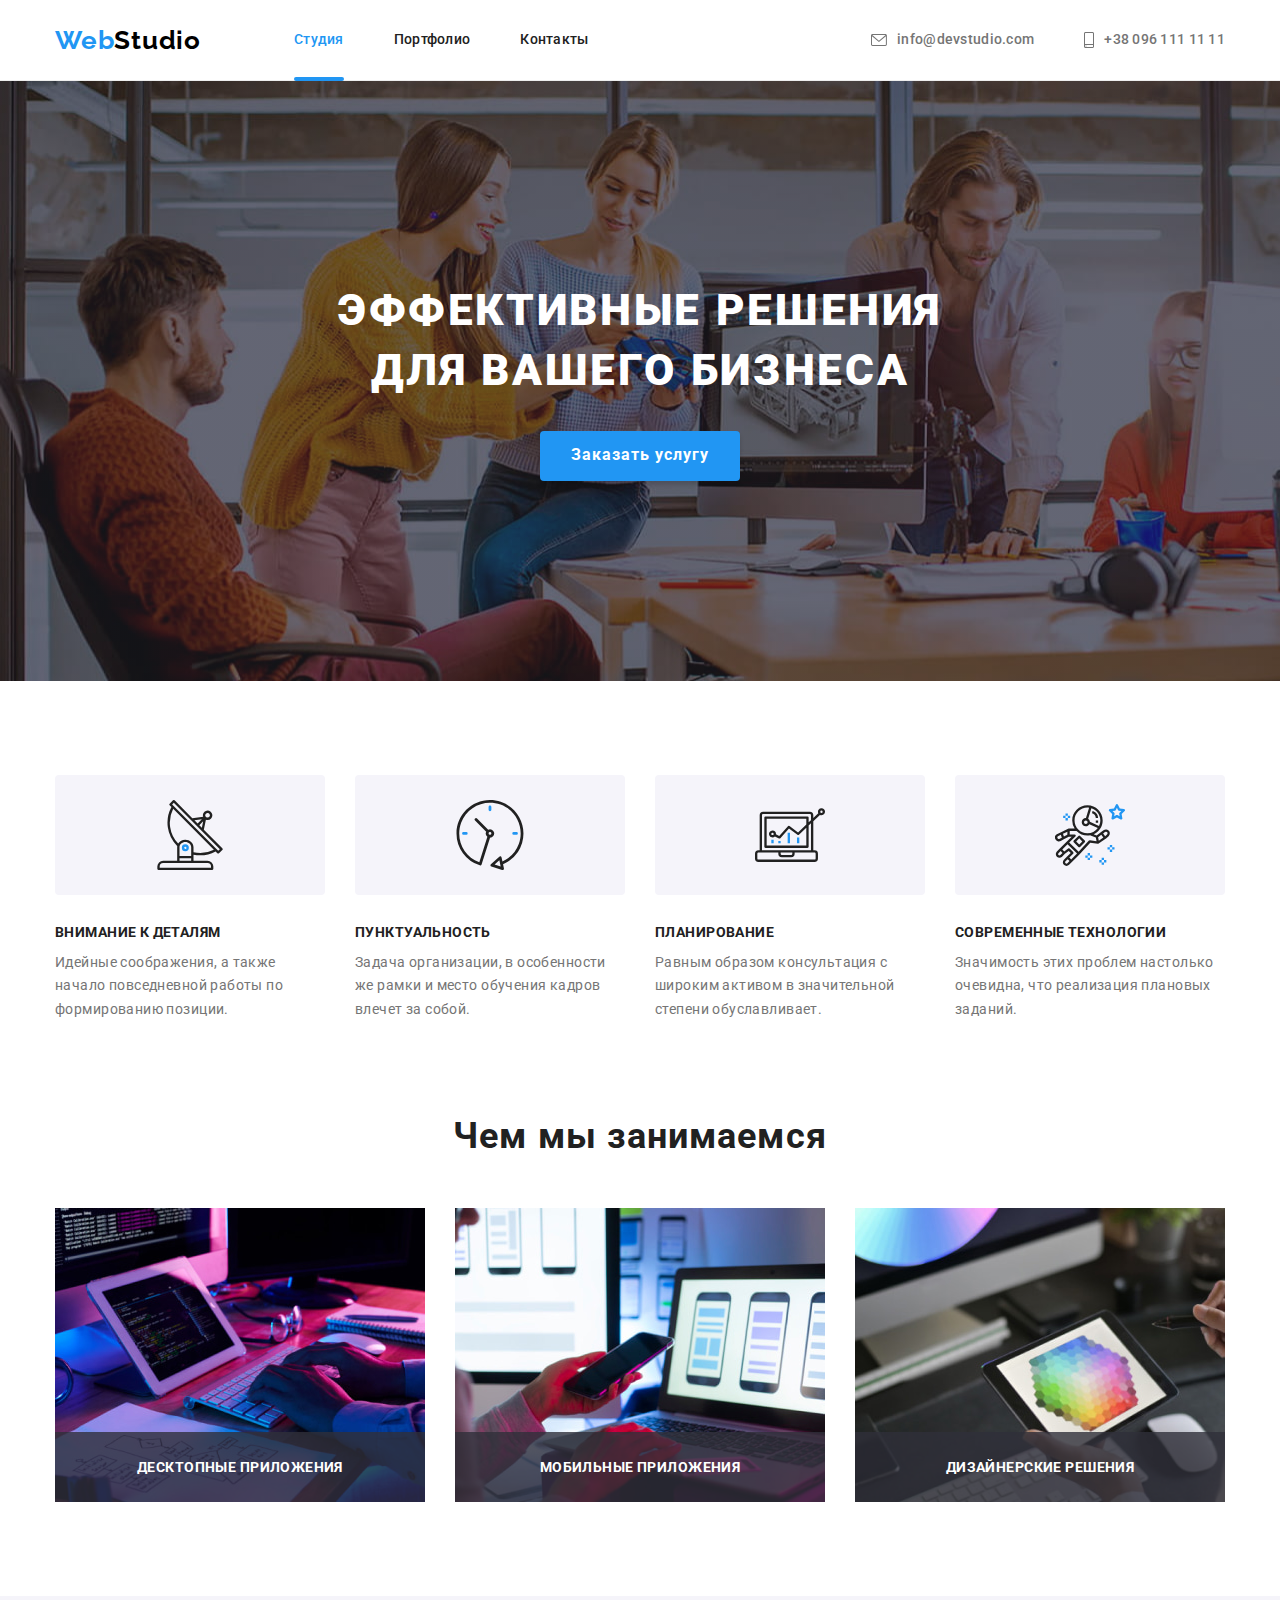
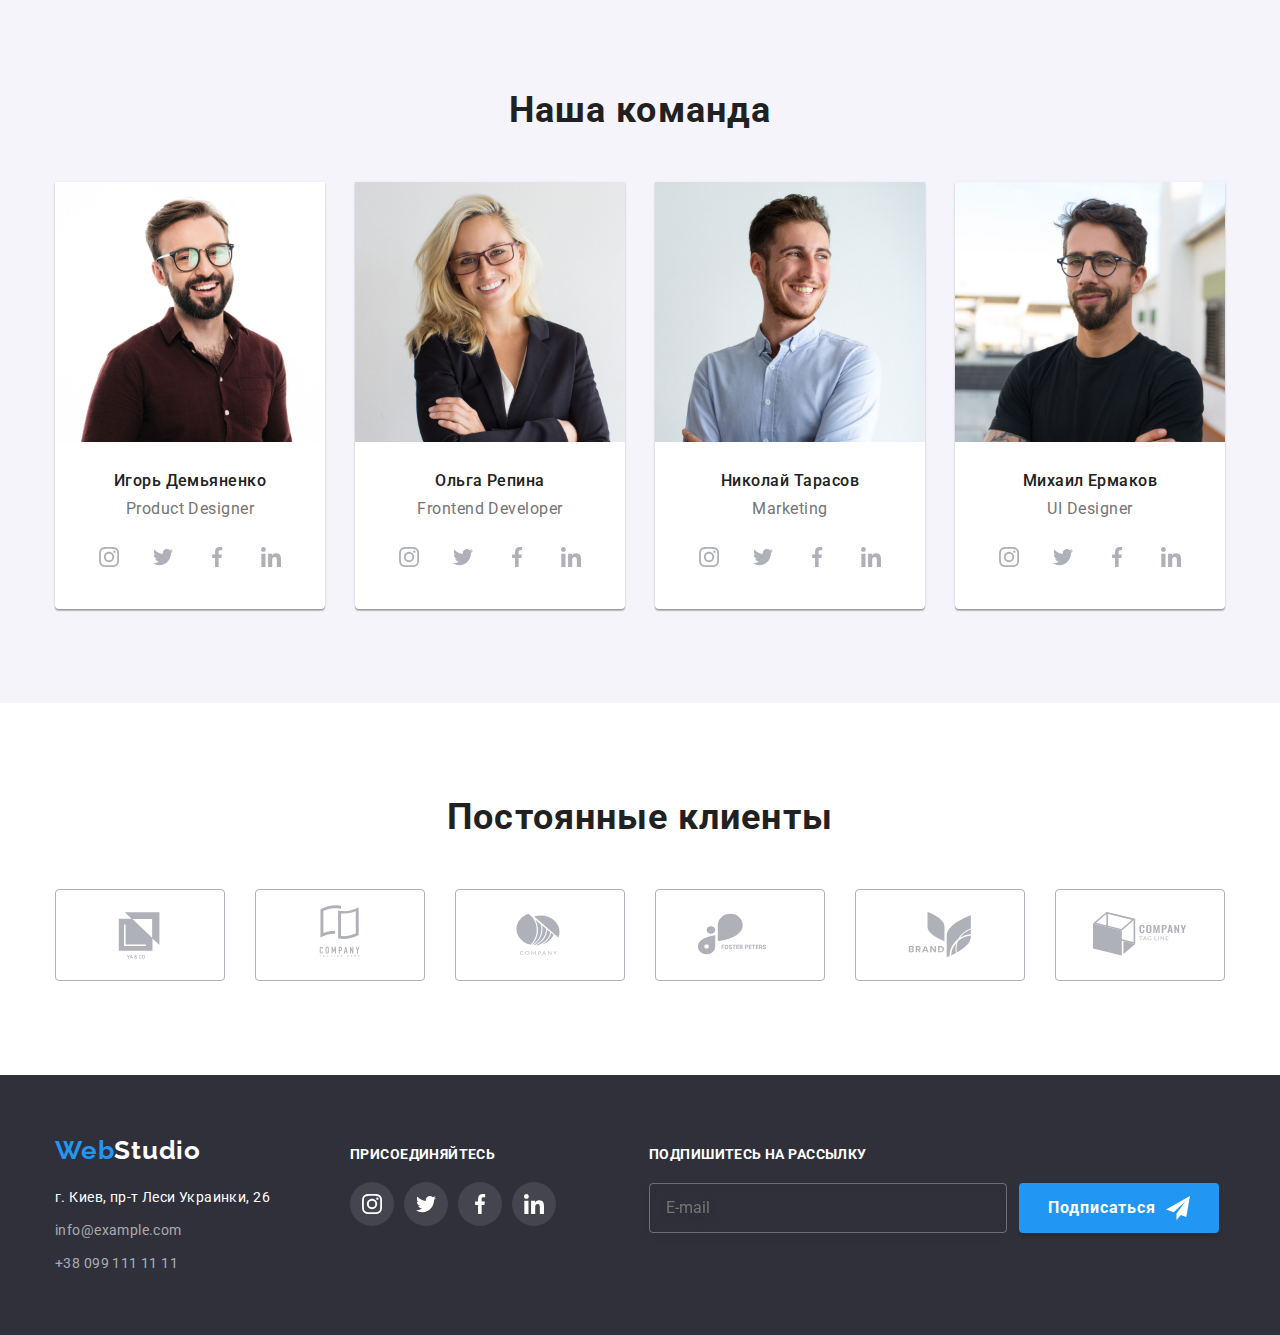
<file: index.html>
<!DOCTYPE html>
<html lang="ru">
  <head>
    <meta charset="UTF-8" />
    <meta http-equiv="X-UA-Compatible" content="IE=edge" />
    <meta name="viewport" content="width=device-width, initial-scale=1.0" />
    <title>Студия</title>
    <link
      href="https://fonts.googleapis.com/css2?family=Raleway:wght@700&family=Roboto:wght@400;500;700;900&display=swap"
      rel="stylesheet"
    />
    <link
      rel="stylesheet"
      href="https://cdn.jsdelivr.net/npm/modern-normalize@1.1.0/modern-normalize.min.css"
    />

    <link rel="stylesheet" href="./css/main.min.css" />
  </head>
  <body>
    <!--Шапка сайта-->
    <header class="header">
      <div class="container header__container">
        <nav class="header-nav">
          <a class="logo" href="./index.html">Web<span class="logo logo--black">Studio</span></a>
          <ul class="header-list">
            <li class="header-list__item">
              <a class="header-list__link link--line current" href="./index.html">Студия</a>
            </li>
            <li class="header-list__item">
              <a class="header-list__link" href="./portfolio.html">Портфолио</a>
            </li>
            <li class="header-list__item">
              <a class="header-list__link" href="#contacts">Контакты</a>
            </li>
          </ul>
        </nav>
        <ul class="auth-nav">
          <li class="auth-nav__item">
            <a
              class="auth-nav__link"
              href="mailto:info@devstudio.com"
              target="_blank"
              rel="noopener noreferrer"
              aria-label="иконка конверта"
            >
              <svg class="auth-nav__icon" width="16" height="12">
                <use href="./images/icons.svg#icon-mail-new"></use></svg
              >info@devstudio.com</a
            >
          </li>
          <li class="auth-nav__item">
            <a
              class="auth-nav__link"
              href="tel:+380961111111"
              target="_blank"
              rel="noopener noreferrer"
              aria-label="иконка телефона"
            >
              <svg class="auth-nav__icon" width="10" height="16">
                <use href="./images/icons.svg#icon-tel-new"></use></svg
              >+38 096 111 11 11</a
            >
          </li>
        </ul>
      </div>
    </header>
    <!--Главный контент-->
    <main>
      <section class="hero">
        <div class="container">
          <h1 class="hero-section__title">
            эффективные решения<br />
            для вашего бизнеса
          </h1>
          <button class="hero-section__button" type="button" data-modal-open>
            Заказать услугу
          </button>
        </div>
      </section>
      <!--Наши преймущества-->
      <section class="benefits">
        <div class="container benefits__container">
          <h2 class="visually-hidden">Список преймуществ</h2>
          <ul class="benefits-list">
            <li class="benefits-list__item">
              <div class="benefits-content">
                <svg class="benefits-content__icon" width="70" height="70">
                  <use href="./images/icons.svg#icon-benefits-1"></use>
                </svg>
              </div>
              <h3 class="benefits-list__title">внимание к деталям</h3>
              <p class="benefits-list__text">
                Идейные соображения, а также начало повседневной работы по формированию позиции.
              </p>
            </li>
            <li class="benefits-list__item">
              <div class="benefits-content">
                <svg class="benefits-content__icon" width="70" height="70">
                  <use href="./images/icons.svg#icon-benefits-2"></use>
                </svg>
              </div>
              <h3 class="benefits-list__title">пунктуальность</h3>
              <p class="benefits-list__text">
                Задача организации, в особенности же рамки и место обучения кадров влечет за собой.
              </p>
            </li>
            <li class="benefits-list__item">
              <div class="benefits-content">
                <svg class="benefits-content__icon" width="70" height="70">
                  <use href="./images/icons.svg#icon-benefits-3"></use>
                </svg>
              </div>
              <h3 class="benefits-list__title">планирование</h3>
              <p class="benefits-list__text">
                Равным образом консультация с широким активом в значительной степени обуславливает.
              </p>
            </li>
            <li class="benefits-list__item">
              <div class="benefits-content">
                <svg class="benefits-content__icon" width="70" height="70">
                  <use href="./images/icons.svg#icon-benefits-4"></use>
                </svg>
              </div>
              <h3 class="benefits-list__title">современные технологии</h3>
              <p class="benefits-list__text">
                Значимость этих проблем настолько очевидна, что реализация плановых заданий.
              </p>
            </li>
          </ul>
        </div>
      </section>
      <!--Чем мы занимаемся-->
      <section class="work">
        <div class="container">
          <h2 class="work-title">Чем мы занимаемся</h2>
          <ul class="work-list">
            <li class="work-list__item">
              <img
                src="./images/our-work-section/pic-1.jpg"
                alt="програмирует"
                width="370"
                height="294"
              />
              <div class="work-label">
                <h3 class="work-label__title">Десктопные приложения</h3>
              </div>
            </li>
            <li class="work-list__item">
              <img
                src="./images/our-work-section/pic-2.jpg"
                alt="делает логотипы"
                width="370"
                height="294"
              />
              <div class="work-label">
                <h3 class="work-label__title">Мобильные приложения</h3>
              </div>
            </li>
            <li class="work-list__item">
              <img
                src="./images/our-work-section/pic-3.jpg"
                alt="ретуширует"
                width="370"
                height="294"
              />
              <div class="work-label">
                <h3 class="work-label__title">Дизайнерские решения</h3>
              </div>
            </li>
          </ul>
        </div>
      </section>
      <!--Наша команда-->
      <section class="our-team-section">
        <div class="container">
          <h2 class="our-team">Наша команда</h2>
          <ul class="our-team-list">
            <li class="item">
              <img
                class="our-team-list-card"
                src="./images/our-team-section/product-designer.jpg"
                alt="портрет мужчины"
                width="270"
              />
              <div class="media-team">
                <h3 class="our-team-title">Игорь Демьяненко</h3>
                <p class="our-team-text">Product Designer</p>
                <ul class="team-icon-list">
                  <li class="icon-item">
                    <a
                      class="link-team-icon"
                      href=""
                      target="_blank"
                      rel="noopener noreferrer"
                      aria-label="иконка instagramm"
                    >
                      <svg class="icon-team" width="20" height="20">
                        <use href="./images/icons.svg#icon-insta-1"></use>
                      </svg>
                    </a>
                  </li>
                  <li class="icon-item">
                    <a
                      class="link-team-icon"
                      href=""
                      target="_blank"
                      rel="noopener noreferrer"
                      aria-label="иконка twitter"
                    >
                      <svg class="icon-team" width="20" height="20">
                        <use href="./images/icons.svg#icon-twitter-1"></use>
                      </svg>
                    </a>
                  </li>
                  <li class="icon-item">
                    <a
                      class="link-team-icon"
                      href=""
                      target="_blank"
                      rel="noopener noreferrer"
                      aria-label="иконка facebook"
                    >
                      <svg class="icon-team" width="20" height="20">
                        <use href="./images/icons.svg#icon-facebook-1"></use>
                      </svg>
                    </a>
                  </li>
                  <li class="icon-item">
                    <a
                      class="link-team-icon"
                      href=""
                      target="_blank"
                      rel="noopener noreferrer"
                      aria-label="иконка linkedin"
                    >
                      <svg class="icon-team" width="20" height="20">
                        <use href="./images/icons.svg#icon-linkedin-1"></use>
                      </svg>
                    </a>
                  </li>
                </ul>
              </div>
            </li>
            <li class="item">
              <img
                class="our-team-list-card"
                src="./images/our-team-section/front-end-developer.jpg"
                alt="портрет женщины в очках"
                width="270"
                height="260"
              />
              <div class="media-team">
                <h3 class="our-team-title">Ольга Репина</h3>
                <p class="our-team-text">Frontend Developer</p>
                <ul class="team-icon-list">
                  <li class="icon-item">
                    <a
                      class="link-team-icon"
                      href=""
                      target="_blank"
                      rel="noopener noreferrer"
                      aria-label="иконка instagramm"
                    >
                      <svg class="icon-team" width="20" height="20">
                        <use href="./images/icons.svg#icon-insta-1"></use>
                      </svg>
                    </a>
                  </li>
                  <li class="icon-item">
                    <a
                      class="link-team-icon"
                      href=""
                      target="_blank"
                      rel="noopener noreferrer"
                      aria-label="иконка twitter"
                    >
                      <svg class="icon-team" width="20" height="20">
                        <use href="./images/icons.svg#icon-twitter-1"></use>
                      </svg>
                    </a>
                  </li>
                  <li class="icon-item">
                    <a
                      class="link-team-icon"
                      href=""
                      target="_blank"
                      rel="noopener noreferrer"
                      aria-label="иконка facebook"
                    >
                      <svg class="icon-team" width="20" height="20">
                        <use href="./images/icons.svg#icon-facebook-1"></use>
                      </svg>
                    </a>
                  </li>
                  <li class="icon-item">
                    <a
                      class="link-team-icon"
                      href=""
                      target="_blank"
                      rel="noopener noreferrer"
                      aria-label="иконка linkedin"
                    >
                      <svg class="icon-team" width="20" height="20">
                        <use href="./images/icons.svg#icon-linkedin-1"></use>
                      </svg>
                    </a>
                  </li>
                </ul>
              </div>
            </li>
            <li class="item">
              <img
                class="our-team-list-card"
                src="./images/our-team-section/marketing.jpg"
                alt="портрет мужчины"
                width="270"
                height="260"
              />
              <div class="media-team">
                <h3 class="our-team-title">Николай Тарасов</h3>
                <p class="our-team-text">Marketing</p>
                <ul class="team-icon-list">
                  <li class="icon-item">
                    <a
                      class="link-team-icon"
                      href=""
                      target="_blank"
                      rel="noopener noreferrer"
                      aria-label="иконка instagramm"
                    >
                      <svg class="icon-team" width="20" height="20">
                        <use href="./images/icons.svg#icon-insta-1"></use>
                      </svg>
                    </a>
                  </li>
                  <li class="icon-item">
                    <a
                      class="link-team-icon"
                      href=""
                      target="_blank"
                      rel="noopener noreferrer"
                      aria-label="иконка twitter"
                    >
                      <svg class="icon-team" width="20" height="20">
                        <use href="./images/icons.svg#icon-twitter-1"></use>
                      </svg>
                    </a>
                  </li>
                  <li class="icon-item">
                    <a
                      class="link-team-icon"
                      href=""
                      target="_blank"
                      rel="noopener noreferrer"
                      aria-label="иконка facebook"
                    >
                      <svg class="icon-team" width="20" height="20">
                        <use href="./images/icons.svg#icon-facebook-1"></use>
                      </svg>
                    </a>
                  </li>
                  <li class="icon-item">
                    <a
                      class="link-team-icon"
                      href=""
                      target="_blank"
                      rel="noopener noreferrer"
                      aria-label="иконка linkedin"
                    >
                      <svg class="icon-team" width="20" height="20">
                        <use href="./images/icons.svg#icon-linkedin-1"></use>
                      </svg>
                    </a>
                  </li>
                </ul>
              </div>
            </li>
            <li class="item">
              <img
                class="our-team-list-card"
                src="./images/our-team-section/ui-designer.jpg"
                alt="портрет мужчины"
                width="270"
                height="260"
              />
              <div class="media-team">
                <h3 class="our-team-title">Михаил Ермаков</h3>
                <p class="our-team-text">UI Designer</p>
                <ul class="team-icon-list">
                  <li class="icon-item">
                    <a
                      class="link-team-icon"
                      href=""
                      target="_blank"
                      rel="noopener noreferrer"
                      aria-label="иконка instagramm"
                    >
                      <svg class="icon-team" width="20" height="20">
                        <use href="./images/icons.svg#icon-insta-1"></use>
                      </svg>
                    </a>
                  </li>
                  <li class="icon-item">
                    <a
                      class="link-team-icon"
                      href=""
                      target="_blank"
                      rel="noopener noreferrer"
                      aria-label="иконка twitter"
                    >
                      <svg class="icon-team" width="20" height="20">
                        <use href="./images/icons.svg#icon-twitter-1"></use>
                      </svg>
                    </a>
                  </li>
                  <li class="icon-item">
                    <a
                      class="link-team-icon"
                      href=""
                      target="_blank"
                      rel="noopener noreferrer"
                      aria-label="иконка facebook"
                    >
                      <svg class="icon-team" width="20" height="20">
                        <use href="./images/icons.svg#icon-facebook-1"></use>
                      </svg>
                    </a>
                  </li>
                  <li class="icon-item">
                    <a
                      class="link-team-icon"
                      href=""
                      target="_blank"
                      rel="noopener noreferrer"
                      aria-label="иконка linkedin"
                    >
                      <svg class="icon-team" width="20" height="20">
                        <use href="./images/icons.svg#icon-linkedin-1"></use>
                      </svg>
                    </a>
                  </li>
                </ul>
              </div>
            </li>
          </ul>
        </div>
      </section>
      <!--Наши клиенты-->
      <section class="clients-section">
        <div class="container">
          <h2 class="our-team">Постоянные клиенты</h2>
          <ul class="clients-list">
            <li class="item">
              <a
                class="clients-list-link"
                href=""
                target="_blank"
                rel="noopener noreferrer"
                aria-label="иконка компании"
              >
                <svg class="clients-logo" width="170" height="92">
                  <use href="./images/icons.svg#icon-client-1"></use>
                </svg>
              </a>
            </li>
            <li class="item">
              <a
                class="clients-list-link"
                href=""
                target="_blank"
                rel="noopener noreferrer"
                aria-label="иконка компании"
              >
                <svg class="clients-logo">
                  <use href="./images/icons.svg#icon-client-2"></use>
                </svg>
              </a>
            </li>
            <li class="item">
              <a
                class="clients-list-link"
                href=""
                target="_blank"
                rel="noopener noreferrer"
                aria-label="иконка компании"
              >
                <svg class="clients-logo">
                  <use href="./images/icons.svg#icon-client-3"></use>
                </svg>
              </a>
            </li>
            <li class="item">
              <a
                class="clients-list-link"
                href=""
                target="_blank"
                rel="noopener noreferrer"
                aria-label="иконка компании"
              >
                <svg class="clients-logo">
                  <use href="./images/icons.svg#icon-client-4"></use>
                </svg>
              </a>
            </li>
            <li class="item">
              <a
                class="clients-list-link"
                href=""
                target="_blank"
                rel="noopener noreferrer"
                aria-label="иконка компании"
              >
                <svg class="clients-logo">
                  <use href="./images/icons.svg#icon-client-5"></use>
                </svg>
              </a>
            </li>
            <li class="item">
              <a
                class="clients-list-link"
                href=""
                target="_blank"
                rel="noopener noreferrer"
                aria-label="иконка компании"
              >
                <svg class="clients-logo">
                  <use href="./images/icons.svg#icon-client-6"></use>
                </svg>
              </a>
            </li>
          </ul>
        </div>
      </section>
    </main>
    <!--Подвал-->
    <footer class="footer" id="contacts">
      <div class="container footer-web">
        <div class="footer-collums">
          <a class="logo logo--complain" href="./index.html"
            >Web<span class="logo logo--white">Studio</span></a
          >
          <address class="adress-footer">
            <ul class="footer-list">
              <li class="item">
                <a class="footer-adress" href="#">г. Киев, пр-т Леси Украинки, 26</a>
              </li>
              <li class="item">
                <a class="footer-contacts" href="mailto:info@example.com">info@example.com</a>
              </li>
              <li class="item">
                <a class="footer-contacts" href="tel:+380991111111">+38 099 111 11 11</a>
              </li>
            </ul>
          </address>
        </div>
        <div class="footer-social">
          <h2 class="footer-invite">присоединяйтесь</h2>
          <ul class="footer-web">
            <li class="item">
              <a
                class="footer-icon-font"
                href=""
                target="_blank"
                rel="noopener noreferrer"
                aria-label="иконка instagramm"
              >
                <svg class="footer-icon" width="20" height="20">
                  <use href="./images/icons.svg#icon-insta-2"></use>
                </svg>
              </a>
            </li>
            <li class="item">
              <a
                class="footer-icon-font"
                href=""
                target="_blank"
                rel="noopener noreferrer"
                aria-label="иконка twitter"
              >
                <svg class="footer-icon" width="20" height="20">
                  <use href="./images/icons.svg#icon-twitter-2"></use>
                </svg>
              </a>
            </li>
            <li class="item">
              <a
                class="footer-icon-font"
                href=""
                target="_blank"
                rel="noopener noreferrer"
                aria-label="иконка facebook"
              >
                <svg class="footer-icon" width="20" height="20">
                  <use href="./images/icons.svg#icon-facebook-2"></use>
                </svg>
              </a>
            </li>
            <li class="item">
              <a
                class="footer-icon-font"
                href=""
                target="_blank"
                rel="noopener noreferrer"
                aria-label="иконка linkedin"
              >
                <svg class="footer-icon" width="20" height="20">
                  <use href="./images/icons.svg#icon-linkedin-2"></use>
                </svg>
              </a>
            </li>
          </ul>
        </div>
        <!-- Форма в подвале -->
        <div class="footer-form">
          <h2 class="footer-form-title">Подпишитесь на рассылку</h2>
          <div class="form-block">
            <form class="form-footer">
              <input class="input-footer" type="email" name="email" placeholder="E-mail" />
              <button class="form-button-footer" type="submit">
                Подписаться
                <svg class="send-icon" width="24px" height="24px">
                  <use href="./images/icons.svg#icon-send"></use>
                </svg>
              </button>
            </form>
          </div>
        </div>
      </div>
    </footer>
    <div class="backdrop is-hidden" data-modal>
      <div class="modal-window">
        <button class="button-close" type="button" data-modal-close>
          <svg class="close-icon">
            <use href="./images/icons.svg#icon-close"></use>
          </svg>
        </button>
        <!-- form -->

        <form class="form">
          <b class="form-title">Оставьте свои данные, мы вам перезвоним</b>
          <label class="form-field" for="name"
            ><span class="label-title">Имя</span>
            <input class="form-input" type="text" name="name" id="name" />
            <svg class="label-icon" width="18px" height="18px">
              <use href="./images/icons.svg#icon-name"></use>
            </svg>
          </label>
          <label class="form-field" for="tel"
            ><span class="label-title">Телефон</span>
            <input class="form-input" type="text" name="mail" id="tel" />
            <svg class="label-icon" width="18px" height="18px">
              <use href="./images/icons.svg#icon-form-phone"></use>
            </svg>
          </label>
          <label class="form-field" for="mail"
            ><span class="label-title">Почта</span>
            <input class="form-input" type="text" name="mail" id="mail" />
            <svg class="label-icon" width="18px" height="18px">
              <use href="./images/icons.svg#icon-form-mail"></use>
            </svg>
          </label>
          <label class="form-field" for="comment"
            ><span class="label-title">Комментарий</span>
            <textarea
              class="text-area-label"
              name="comment"
              id="comment"
              placeholder="Введите текст"
            ></textarea>
          </label>
          <label class="policy-agreement" for="checkbox">
            <input
              class="agreement-checkbox visually-hidden"
              type="checkbox"
              name="checkbox"
              id="checkbox"
              aria-hidden="true"
              tabindex="-1"
            />
            <span class="custom-checkbox" role="checkbox" tabindex="0" aria-checked="true">
              <svg class="icon-check" width="16px" height="15px">
                <use href="./images/icons.svg#icon-check-2"></use>
              </svg>
            </span>
            <span class="field-policy"
              >Соглашаюсь с рассылкой и принимаю
              <a class="policy-link" href="">Условия договора</a></span
            >
          </label>

          <button class="button-submit" type="submit">Отправить</button>
        </form>
      </div>
    </div>

    <script src="./js/modal.js"></script>
  </body>
</html>
</file>
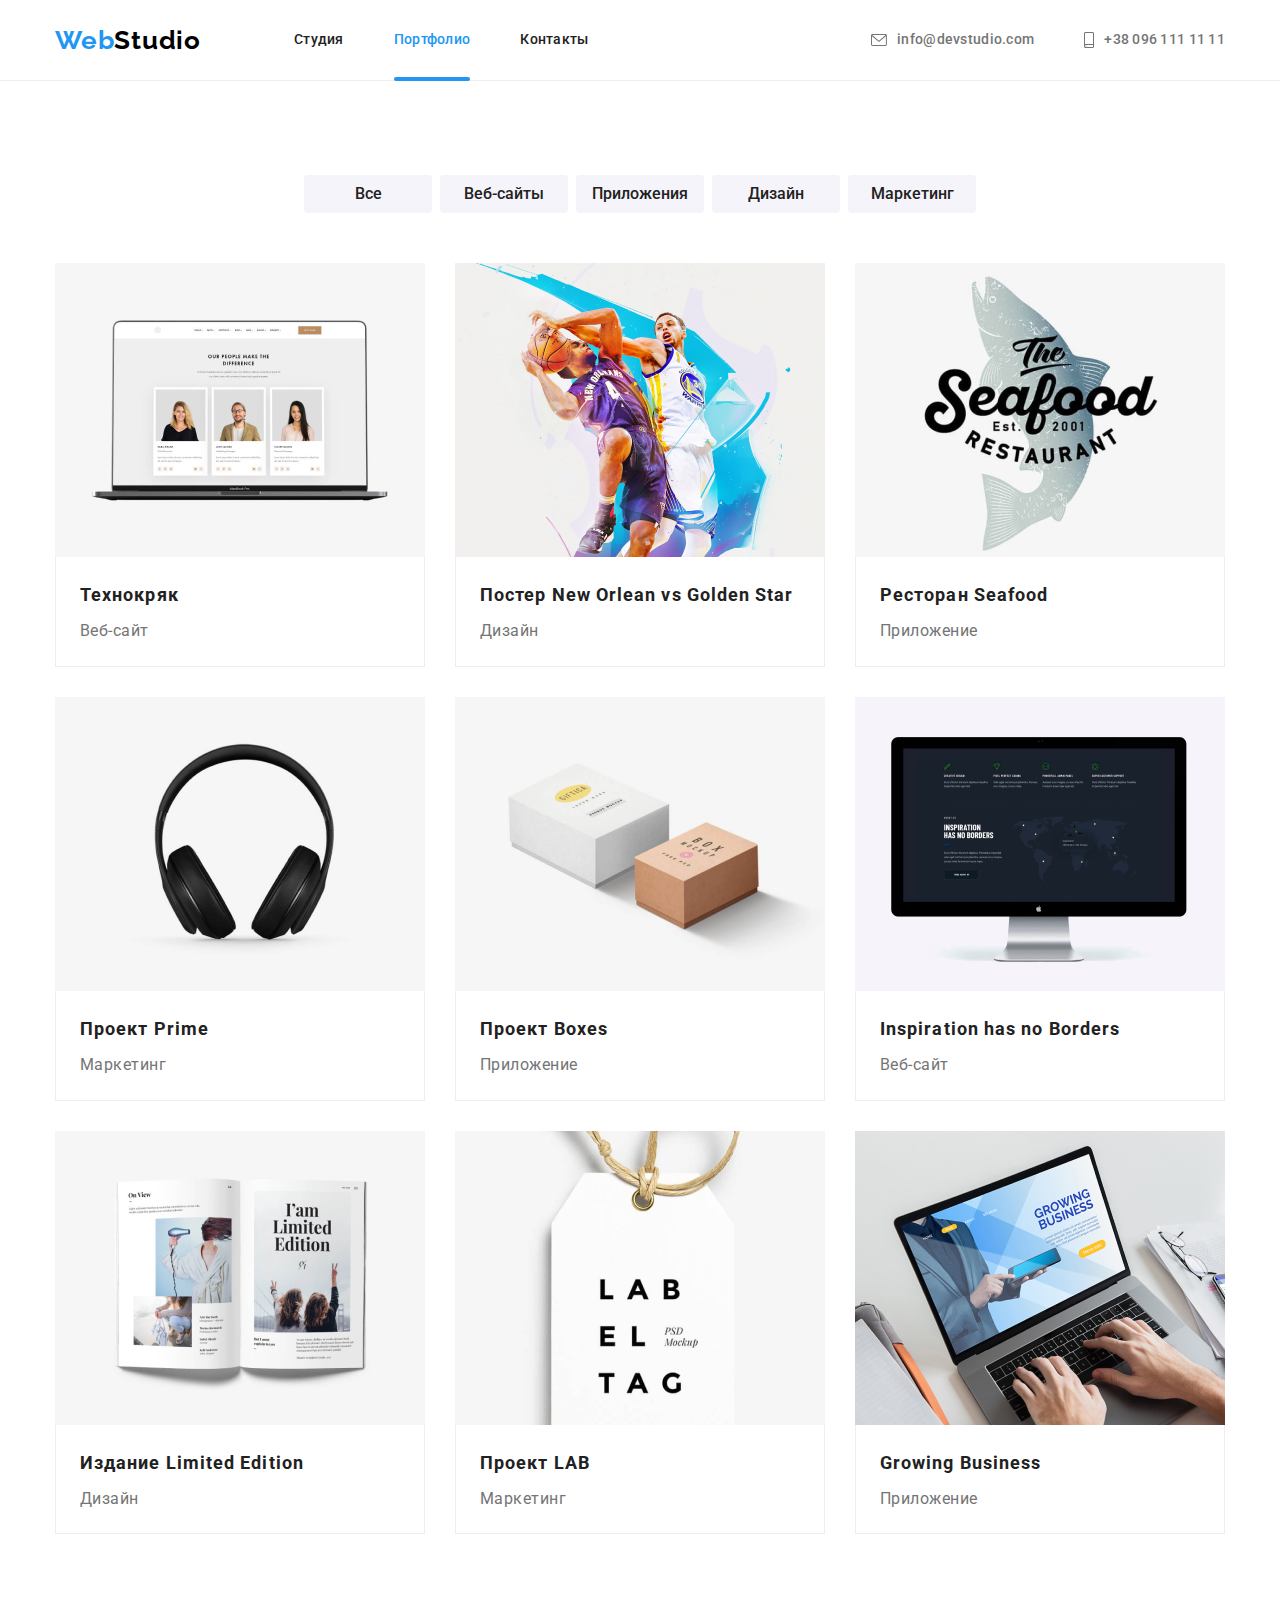
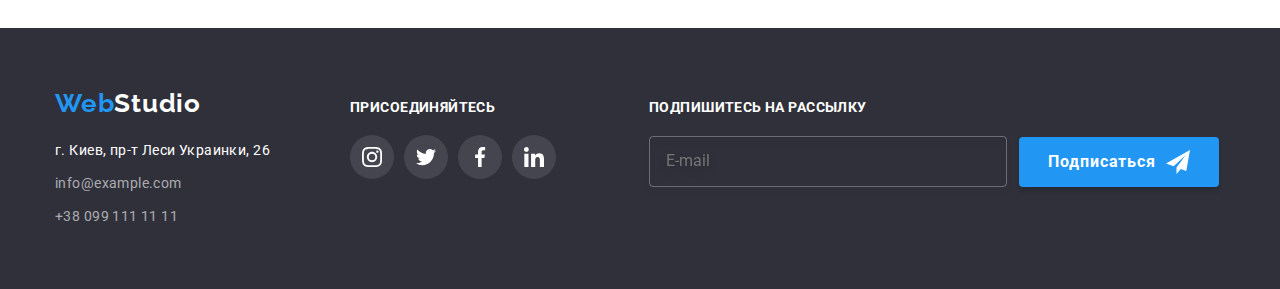
<file: portfolio.html>
<!DOCTYPE html>
<html lang="ru">
  <head>
    <meta charset="UTF-8" />
    <meta http-equiv="X-UA-Compatible" content="IE=edge" />
    <meta name="viewport" content="width=device-width, initial-scale=1.0" />
    <title>Портфолио</title>
    <link
      href="https://fonts.googleapis.com/css2?family=Raleway:wght@700&family=Roboto:wght@400;500;700;900&display=swap"
      rel="stylesheet"
    />
    <link
      rel="stylesheet"
      href="https://cdn.jsdelivr.net/npm/modern-normalize@1.1.0/modern-normalize.min.css"
    />

    <link rel="stylesheet" href="./css/main.min.css" />
  </head>
  <body>
    <!--Шапка сайта-->
    <header class="header">
      <div class="container header__container">
        <nav class="header-nav">
          <a class="logo" href="./index.html">Web<span class="logo logo--black">Studio</span></a>
          <ul class="header-list">
            <li class="header-list__item">
              <a class="header-list__link " href="./index.html">Студия</a>
            </li>
            <li class="header-list__item">
              <a class="header-list__link link--line current href="./portfolio.html">Портфолио</a>
            </li>
            <li class="header-list__item">
              <a class="header-list__link" href="#contacts">Контакты</a>
            </li>
          </ul>
        </nav>
        <ul class="auth-nav">
          <li class="auth-nav__item">
            <a
              class="auth-nav__link"
              href="mailto:info@devstudio.com"
              target="_blank"
              rel="noopener noreferrer"
              aria-label="иконка конверта"
            >
              <svg class="auth-nav__icon" width="16" height="12">
                <use href="./images/icons.svg#icon-mail-new"></use></svg
              >info@devstudio.com</a
            >
          </li>
          <li class="auth-nav__item">
            <a
              class="auth-nav__link"
              href="tel:+380961111111"
              target="_blank"
              rel="noopener noreferrer"
              aria-label="иконка телефона"
            >
              <svg class="auth-nav__icon" width="10" height="16">
                <use href="./images/icons.svg#icon-tel-new"></use></svg
              >+38 096 111 11 11</a
            >
          </li>
        </ul>
      </div>
    </header>
    <!--Портфолио кнопки-->
    <main>
      <section class="portfolio-section">
        <div class="container">
          <h1 class="visually-hidden">Our portfolio</h1>
          <ul class="portfolio-buttons-list">
            <li class="item">
              <button type="button" class="portfolio-button">Все</button>
            </li>
            <li class="item">
              <button type="button" class="portfolio-button">Веб-сайты</button>
            </li>
            <li class="item">
              <button type="button" class="portfolio-button">Приложения</button>
            </li>
            <li class="item">
              <button type="button" class="portfolio-button">Дизайн</button>
            </li>
            <li class="item">
              <button type="button" class="portfolio-button">Маркетинг</button>
            </li>
          </ul>
          <ul class="portfolio-section-list">
            <li class="item">
              <a class="card-link" href="">
                <div class="image-cover">
                  <img
                    src="./images/portfolio-section/project-1.jpg"
                    alt="картинка сайта"
                    width="370"
                  />
                  <p class="product-description">
                    Ресурс предлагает комплексные предложения с разным уровнем функционала и
                    сервисов. Все это позволит посетителю получить исчерпывающие сведения о компании
                    или частном лице.
                  </p>
                </div>
                <div class="card-container">
                  <h2 class="portfolio-title">Технокряк</h2>
                  <p class="portfolio-text">Веб-сайт</p>
                </div>
              </a>
            </li>
            <li class="item">
              <a class="card-link" href="">
                <div class="image-cover">
                  <img
                    src="./images/portfolio-section/project-2.jpg"
                    alt="два человека играют в баскетбол"
                    width="370"
                  />
                  <p class="product-description">
                    Ресурс предлагает комплексные предложения с разным уровнем функционала и
                    сервисов. Все это позволит посетителю получить исчерпывающие сведения о компании
                    или частном лице.
                  </p>
                </div>
                <div class="card-container">
                  <h2 class="portfolio-title">Постер New Orlean vs Golden Star</h2>
                  <p class="portfolio-text">Дизайн</p>
                </div>
              </a>
            </li>
            <li class="item">
              <a class="card-link" href="">
                <div class="image-cover">
                  <img
                    src="./images/portfolio-section/project-3.jpg"
                    alt="логотип приложения"
                    width="370"
                  />
                  <p class="product-description">
                    Ресурс предлагает комплексные предложения с разным уровнем функционала и
                    сервисов. Все это позволит посетителю получить исчерпывающие сведения о компании
                    или частном лице.
                  </p>
                </div>
                <div class="card-container">
                  <h2 class="portfolio-title">Ресторан Seafood</h2>
                  <p class="portfolio-text">Приложение</p>
                </div>
              </a>
            </li>
            <li class="item">
              <a class="card-link" href="">
                <div class="image-cover">
                  <img
                    src="./images/portfolio-section/project-4.jpg"
                    alt="картинка наушников"
                    width="370"
                  />
                  <p class="product-description">
                    Ресурс предлагает комплексные предложения с разным уровнем функционала и
                    сервисов. Все это позволит посетителю получить исчерпывающие сведения о компании
                    или частном лице.
                  </p>
                </div>
                <div class="card-container">
                  <h2 class="portfolio-title">Проект Prime</h2>
                  <p class="portfolio-text">Маркетинг</p>
                </div>
              </a>
            </li>
            <li class="item">
              <a class="card-link" href="">
                <div class="image-cover">
                  <img
                    src="./images/portfolio-section/project-5.jpg"
                    alt="картинка с коробками"
                    width="370"
                  />
                  <p class="product-description">
                    Ресурс предлагает комплексные предложения с разным уровнем функционала и
                    сервисов. Все это позволит посетителю получить исчерпывающие сведения о компании
                    или частном лице.
                  </p>
                </div>
                <div class="card-container">
                  <h2 class="portfolio-title">Проект Boxes</h2>
                  <p class="portfolio-text">Приложение</p>
                </div>
              </a>
            </li>
            <li class="item">
              <a class="card-link" href="">
                <div class="image-cover">
                  <img
                    src="./images/portfolio-section/project-6.jpg"
                    alt="картинка с компьютероми"
                    width="370"
                  />
                  <p class="product-description">
                    Ресурс предлагает комплексные предложения с разным уровнем функционала и
                    сервисов. Все это позволит посетителю получить исчерпывающие сведения о компании
                    или частном лице.
                  </p>
                </div>
                <div class="card-container">
                  <h2 class="portfolio-title">Inspiration has no Borders</h2>
                  <p class="portfolio-text">Веб-сайт</p>
                </div>
              </a>
            </li>
            <li class="item">
              <a class="card-link" href="">
                <div class="image-cover">
                  <img
                    src="./images/portfolio-section/project-7.jpg"
                    alt="картинка с книжкой"
                    width="370"
                  />
                  <p class="product-description">
                    Ресурс предлагает комплексные предложения с разным уровнем функционала и
                    сервисов. Все это позволит посетителю получить исчерпывающие сведения о компании
                    или частном лице.
                  </p>
                </div>
                <div class="card-container">
                  <h2 class="portfolio-title">Издание Limited Edition</h2>
                  <p class="portfolio-text">Дизайн</p>
                </div>
              </a>
            </li>
            <li class="item">
              <a class="card-link" href="">
                <div class="image-cover">
                  <img
                    src="./images/portfolio-section/project-8.jpg"
                    alt="картинка с биркой"
                    width="370"
                  />
                  <p class="product-description">
                    Ресурс предлагает комплексные предложения с разным уровнем функционала и
                    сервисов. Все это позволит посетителю получить исчерпывающие сведения о компании
                    или частном лице.
                  </p>
                </div>
                <div class="card-container">
                  <h2 class="portfolio-title">Проект LAB</h2>
                  <p class="portfolio-text">Маркетинг</p>
                </div>
              </a>
            </li>
            <li class="item">
              <a class="card-link" href="">
                <div class="image-cover">
                  <img
                    src="./images/portfolio-section/project-9.jpg"
                    alt="картинка с ноутбуком"
                    width="370"
                  />
                  <p class="product-description">
                    Ресурс предлагает комплексные предложения с разным уровнем функционала и
                    сервисов. Все это позволит посетителю получить исчерпывающие сведения о компании
                    или частном лице.
                  </p>
                </div>
                <div class="card-container">
                  <h2 class="portfolio-title">Growing Business</h2>
                  <p class="portfolio-text">Приложение</p>
                </div>
              </a>
            </li>
          </ul>
        </div>
      </section>
    </main>
    <!--Подвал-->
    <footer class="footer" id="contacts">
      <div class="container footer-web">
        <div class="footer-collums">
          <a class="logo logo--complain" href="./index.html"
            >Web<span class="logo logo--white">Studio</span></a
          >
          <address class="adress-footer">
            <ul class="footer-list">
              <li class="item">
                <a class="footer-adress" href="#">г. Киев, пр-т Леси Украинки, 26</a>
              </li>
              <li class="item">
                <a class="footer-contacts" href="mailto:info@example.com">info@example.com</a>
              </li>
              <li class="item">
                <a class="footer-contacts" href="tel:+380991111111">+38 099 111 11 11</a>
              </li>
            </ul>
          </address>
        </div>
        <div class="footer-social">
          <h2 class="footer-invite">присоединяйтесь</h2>
          <ul class="footer-web">
            <li class="item">
              <a
                class="footer-icon-font"
                href=""
                target="_blank"
                rel="noopener noreferrer"
                aria-label="иконка instagramm"
              >
                <svg class="footer-icon" width="20" height="20">
                  <use href="./images/icons.svg#icon-insta-2"></use>
                </svg>
              </a>
            </li>
            <li class="item">
              <a
                class="footer-icon-font"
                href=""
                target="_blank"
                rel="noopener noreferrer"
                aria-label="иконка twitter"
              >
                <svg class="footer-icon" width="20" height="20">
                  <use href="./images/icons.svg#icon-twitter-2"></use>
                </svg>
              </a>
            </li>
            <li class="item">
              <a
                class="footer-icon-font"
                href=""
                target="_blank"
                rel="noopener noreferrer"
                aria-label="иконка facebook"
              >
                <svg class="footer-icon" width="20" height="20">
                  <use href="./images/icons.svg#icon-facebook-2"></use>
                </svg>
              </a>
            </li>
            <li class="item">
              <a
                class="footer-icon-font"
                href=""
                target="_blank"
                rel="noopener noreferrer"
                aria-label="иконка linkedin"
              >
                <svg class="footer-icon" width="20" height="20">
                  <use href="./images/icons.svg#icon-linkedin-2"></use>
                </svg>
              </a>
            </li>
          </ul>
        </div>
        <!-- Форма в подвале -->
        <div class="footer-form">
          <h2 class="footer-form-title">Подпишитесь на рассылку</h2>
          <div class="form-block">
            <form class="form-footer">
              <input class="input-footer" type="email" name="email" placeholder="E-mail" />
              <button class="form-button-footer" type="submit">
                Подписаться
                <svg class="send-icon" width="24px" height="24px">
                  <use href="./images/icons.svg#icon-send"></use>
                </svg>
              </button>
            </form>
          </div>
        </div>
      </div>
    </footer>
  </body>
</html>
</file>
<file: css/main.min.css>
*,*::before,*::after{box-sizing:border-box}a{text-decoration:none}ul,ol{padding:0;list-style:none;margin:0}p,h1,h2,h3,h4{padding:0;margin:0}img{display:block;max-height:100%;height:auto}:root{--main-font: 'Roboto', Tahoma, sans-serif;--body-background: #ffff;--header-color: #ffffff;--hero-title-color: #ffffff;--main-text-title-color: #212121;--second-text-title-color: #757575;--hover-buton-color: #2196f3;--logo-color: #000000;--button-portfolio-colour: #f5f4fa;--icons--team-color: #afb1b8}body{font-family:var(--main-font);background-color:#ffff}.container{margin-left:auto;margin-right:auto;padding-left:15px;padding-right:15px;width:1200px}.visually-hidden{position:absolute;white-space:nowrap;width:1px;height:1px;overflow:hidden;border:0;padding:0;clip:rect(0 0 0 0);clip-path:inset(50%);margin:-1px}@keyframes tracking-in-expand-fwd{0%{letter-spacing:-0.5em;transform:translateZ(-700px);opacity:0}40%{opacity:0.6}100%{transform:translateZ(0);opacity:1}}@keyframes bounce-left{0%{transform:translateX(-48px);animation-timing-function:ease-in;opacity:1}24%{opacity:1}40%{transform:translateX(-26px);animation-timing-function:ease-in}65%{transform:translateX(-13px);animation-timing-function:ease-in}82%{transform:translateX(-6.5px);animation-timing-function:ease-in}93%{transform:translateX(-4px);animation-timing-function:ease-in}25%,55%,75%,87%,98%{transform:translateX(0px);animation-timing-function:ease-out}100%{transform:translateX(0px);animation-timing-function:ease-out;opacity:1}}.header{border-bottom:1px solid #eeeeee}.header__container{display:flex;align-items:center}.logo{font-family:Raleway;font-style:normal;font-weight:bold;font-size:26px;line-height:1.19;letter-spacing:0.03em;color:var(--hover-buton-color)}.logo--black{color:var(--logo-color)}.logo--white{color:#ffff}.header-nav{display:flex;align-items:center}.header-list{margin-left:93px;display:flex}.header-list__item{margin-left:50px}.header-list__item:first-child{margin-left:0}.header-list__link{position:relative;display:block;padding-top:32px;padding-bottom:32px;font-style:normal;font-weight:500;font-size:14px;line-height:1.14;letter-spacing:0.02em;color:var(--main-text-title-color);transition-property:color;transition-duration:250ms;transition-timing-function:cubic-bezier(0.4, 0, 0.2, 1)}.header-list__link:hover,.header-list__link:focus{color:var(--hover-buton-color)}.link--line::after{content:'';position:absolute;width:100%;height:4px;bottom:-1px;left:0;border-radius:2px;background-color:var(--hover-buton-color);animation:bounce-left 0.4s both}.current{color:var(--hover-buton-color)}.auth-nav{display:flex;margin-left:auto}.auth-nav__item{margin-left:50px}.auth-nav__item:first-child{margin-left:0px}.auth-nav__link{display:flex;padding:32px 0;align-items:center;font-style:normal;font-weight:500;font-size:14px;line-height:1.14;letter-spacing:0.02em;color:var(--second-text-title-color);transition-property:color;transition-duration:250ms;transition-timing-function:cubic-bezier(0.4, 0, 0.2, 1)}.auth-nav__link:hover,.auth-nav__link:focus{color:var(--hover-buton-color)}.auth-nav__icon{margin-right:10px;fill:var(--second-text-title-color);transition-property:fill;transition-duration:250ms;transition-timing-function:cubic-bezier(0.4, 0, 0.2, 1)}.auth-nav__link:hover .auth-nav__icon,.auth-nav__link:focus .auth-nav__icon{fill:var(--hover-buton-color)}.hero{max-width:1600px;margin-left:auto;margin-right:auto;padding-top:200px;padding-bottom:200px;text-align:center;background-image:linear-gradient(rgba(47,48,58,0.4), rgba(47,48,58,0.4)),url(../images/hero/hero-background.jpg);background-color:#2f303a}.hero-section__title{margin:0 0 30px 0;font-style:normal;font-weight:900;font-size:44px;line-height:1.36;text-align:center;letter-spacing:0.06em;text-transform:uppercase;color:var(--hero-title-color);animation:tracking-in-expand-fwd 0.8s cubic-bezier(0.215, 0.61, 0.355, 1) both}.hero-section__button{font-family:inherit;font-style:normal;font-weight:700;font-size:16px;line-height:1.8;letter-spacing:0.06em;cursor:pointer;width:200px;height:50px;border:0;box-shadow:0px 4px 4px rgba(0,0,0,0.15);border-radius:4px;color:var(--header-color);background-color:#2196f3;transition-property:background-color, box-shadow;transition-duration:250ms;transition-timing-function:cubic-bezier(0.4, 0, 0.2, 1)}.hero-section__button:hover,.hero-section__button:focus{background:#188ce8;box-shadow:0px 4px 4px rgba(0,0,0,0.15)}.benefits{padding-top:94px;padding-bottom:94px}.benefits__container{display:flex}.benefits-list{display:flex}.benefits-list__item{width:270px;margin-right:30px}.benefits-list__item:last-child{margin-right:0}.benefits-content{display:flex;align-items:center;justify-content:center;margin-bottom:30px;width:270px;height:120px;border-radius:4px;background-color:var(--button-portfolio-colour)}.benefits-content__icon{width:70px;height:70px}.benefits-list__title{margin-bottom:10px;font-style:normal;font-weight:700;font-size:14px;line-height:1.14;letter-spacing:0.03em;text-transform:uppercase;color:var(--main-text-title-color)}.benefits-list__text{font-size:14px;line-height:1.7;letter-spacing:0.03em;color:var(--second-text-title-color)}.work{padding-bottom:94px}.work-title{margin-bottom:50px;text-align:center;font-style:normal;font-weight:700;font-size:36px;line-height:1.16;text-align:center;letter-spacing:0.03em;color:var(--main-text-title-color)}.work-list{display:flex}.work-list__item{margin-right:30px;position:relative}.work-list__item:last-child{margin-right:0}.work-label{position:absolute;bottom:0;width:370px;height:70px;padding:27px 0;background-color:rgba(47,48,58,0.8)}.work-label__title{font-style:normal;font-weight:700;font-size:14px;line-height:1, 14;text-align:center;letter-spacing:0.03em;text-transform:uppercase;color:var(--hero-title-color)}.our-team-section{padding-top:94px;padding-bottom:94px;background-color:#f5f4fa}.our-team{margin-bottom:50px;text-align:center;font-style:normal;font-weight:700;font-size:36px;line-height:1.16;letter-spacing:0.03em;color:var(--main-text-title-color)}.our-team-list{display:flex}.our-team-list .item{margin-right:30px;text-align:center;background-color:var(--hero-title-color);box-shadow:0px 1px 3px rgba(0,0,0,0.12),0px 1px 1px rgba(0,0,0,0.14),0px 2px 1px rgba(0,0,0,0.2);border-radius:0px 0px 4px 4px}.our-team-list .item:last-child{margin-right:0}.our-team-title{margin-bottom:10px;font-style:normal;font-weight:500;font-size:16px;line-height:1.18;letter-spacing:0.03em;color:var(--main-text-title-color)}.our-team-text{margin-bottom:16px;font-size:16px;line-height:1.18;letter-spacing:0.03em;color:var(--second-text-title-color)}.media-team{padding:30px 15px 30px 15px;margin:0}.team-icon-list{display:flex;justify-content:center;align-items:center}.link-team-icon{display:flex;align-items:center;justify-content:center;width:44px;height:44px;background-color:var(--hero-title-color);border-radius:50%;transition-property:background-color;transition-duration:250ms;transition-timing-function:cubic-bezier(0.4, 0, 0.2, 1)}.link-team-icon:hover{background-color:var(--hover-buton-color)}.icon-item{display:flex;align-items:center;justify-content:center;width:44px;height:44px;margin-right:10px}.icon-item:last-child{margin-right:0}.icon-item:hover .icon-team,.icon-item:focus .icon-team{fill:var(--header-color)}.icon-item:last-child{margin-right:0}.icon-team{display:block;fill:var(--icons--team-color);transition-property:fill;transition-duration:250ms;transition-timing-function:cubic-bezier(0.4, 0, 0.2, 1)}.clients-section{padding-bottom:94px;padding-top:94px;padding-left:0;padding-right:0;background-color:var(--header-color)}.clients-list{display:flex;align-items:center}.clients-list .item{display:flex;align-items:center;justify-content:center;margin-right:30px}.clients-list .item:last-child{margin-right:0px}.clients-list-link{display:flex;align-items:center;justify-content:center;width:170px;height:92px;border:1px solid #afb1b8;box-sizing:border-box;border-radius:4px;transition-property:border;transition-duration:250ms;transition-timing-function:cubic-bezier(0.4, 0, 0.2, 1)}.clients-list-link:hover .clients-logo,.clients-list-link:focus .clients-logo{fill:var(--hover-buton-color)}.clients-list-link:hover,.clients-list-link:focus{border:1px solid var(--hover-buton-color)}.clients-logo{display:block;width:106px;height:60px;fill:#afb1b8;transition-property:fill;transition-duration:250ms;transition-timing-function:cubic-bezier(0.4, 0, 0.2, 1)}.portfolio-section{padding-top:94px;padding-bottom:94px}.portfolio-buttons-list{display:flex;justify-content:center;margin-bottom:50px}.portfolio-buttons-list .item{margin-right:8px}.portfolio-buttons-list .item:last-child{margin-right:0}.portfolio-button{padding:6px 0;font-family:inherit;font-style:normal;font-weight:500;font-size:16px;line-height:1.6;width:128px;height:38px;border:0px;border-radius:4px;cursor:pointer;background-color:var(--button-portfolio-colour);color:var(--main-text-title-color);transition-property:color, background-color, box-shadow;transition-duration:250ms;transition-timing-function:cubic-bezier(0.4, 0, 0.2, 1)}.portfolio-button:hover,.portfolio-button:focus{background-color:#2196f3;color:#ffffff;box-shadow:0px 3px 1px rgba(0,0,0,0.1),0px 1px 2px rgba(0,0,0,0.08),0px 2px 2px rgba(0,0,0,0.12);border-radius:4px}.card-link{display:block;width:370px;transition-property:box-shadow;transition-duration:250ms;transition-timing-function:cubic-bezier(0.4, 0, 0.2, 1)}.card-link:hover,.card-link:focus{box-shadow:0px 1px 1px rgba(0,0,0,0.12),0px 4px 4px rgba(0,0,0,0.06),1px 4px 6px rgba(0,0,0,0.16)}.card-link:hover .product-description{transform:translateY(0)}.image-cover{position:relative;overflow:hidden}.product-description{position:absolute;top:0;left:0;width:100%;height:100%;padding:63px 24px;font-size:18px;line-height:1.55;letter-spacing:0.03em;color:#ffffff;background-color:rgba(33,150,243,0.9);transform:translateY(100%);transition:transform 250ms ease;transition-timing-function:cubic-bezier(0.4, 0, 0.2, 1)}.portfolio-section-list{display:flex;flex-wrap:wrap;flex-direction:row}.portfolio-section-list .item{margin-right:30px;margin-bottom:30px}.portfolio-section-list .item:nth-child(3n){margin-right:0}.portfolio-section-list .item:nth-last-child(-n+3){margin-bottom:0}.portfolio-title{margin-bottom:4px;font-style:normal;font-weight:700;font-size:18px;line-height:2;letter-spacing:0.06em;color:var(--main-text-title-color)}.portfolio-text{font-size:16px;line-height:1.8;letter-spacing:0.03em;color:var(--second-text-title-color)}.card-container{padding:20px 24px;border-bottom:1px solid #eeeeee;border-left:1px solid #eeeeee;border-right:1px solid #eeeeee}.footer{padding-bottom:60px;padding-top:60px;background-color:#2f303a}.logo{font-family:Raleway;font-style:normal;font-weight:bold;font-size:26px;line-height:1.19;letter-spacing:0.03em}.logo--complain{display:block;margin-bottom:20px}.logo--white{color:#ffff}.footer-adress{font-style:normal;font-weight:400;font-size:14px;line-height:1.7;letter-spacing:0.03em;color:var(--header-color);transition:color 250ms cubic-bezier(0.4, 0, 0.2, 1)}.footer-adress:hover,.footer-adress:focus{color:#2196f3}.footer-contacts{font-style:normal;font-weight:400;font-size:14px;line-height:1.7;letter-spacing:0.03em;color:rgba(255,255,255,0.6);transition:color 250ms cubic-bezier(0.4, 0, 0.2, 1)}.footer-contacts:hover,.footer-contacts:focus{color:#2196f3}.footer-list{margin:0}.footer-list .item{margin-bottom:9px}.footer-list .item:last-child{margin-bottom:0px}.footer-web{display:flex;align-items:baseline}.footer-web .item{margin-right:10px}.footer-web .item:last-child{margin-right:0}.footer-collums{margin-right:70px}.footer-social{margin-right:93px}.footer-invite{margin-bottom:20px;font-style:normal;font-weight:700;font-size:14px;line-height:16px;letter-spacing:0.03em;text-transform:uppercase;color:var(--header-color)}.footer-icon-font{display:flex;align-items:center;justify-content:center;width:44px;height:44px;border-radius:50%;background-color:rgba(255,255,255,0.1);transition-property:background-color;transition-duration:250ms;transition-timing-function:cubic-bezier(0.4, 0, 0.2, 1)}.footer-icon-font:hover,.footer-icon-font:focus{background-color:var(--hover-buton-color)}.footer-icon{fill:var(--hero-title-color)}.form-footer{display:flex;align-items:center}.footer-form-title{display:block;margin-bottom:20px;font-style:normal;font-weight:700;font-size:14px;line-height:1.14;letter-spacing:0.03em;text-transform:uppercase;color:#ffffff}.input-footer{width:358px;padding:15px 0 15px 16px;margin-right:12px;border:1px solid rgba(255,255,255,0.3);background:none;color:var(--header-color);filter:drop-shadow(0px 4px 4px rgba(0,0,0,0.15));border-radius:4px}.input-footer:focus{outline:transparent}.form-button-footer{display:flex;align-items:center;justify-content:center;width:200px;height:50px;font-style:normal;font-weight:700;font-size:16px;line-height:1.87;text-align:center;letter-spacing:0.06em;cursor:pointer;color:var(--hero-title-color);box-shadow:0px 4px 4px rgba(0,0,0,0.15);border:0;border-radius:4px;background:#2196f3;transition:background 250ms cubic-bezier(0.4, 0, 0.2, 1)}.form-button-footer:hover,.form-button-footer:focus{background:#188ce8}.send-icon{margin-left:10px}.backdrop{position:fixed;top:0;left:50%;transform:translate(-50%);width:100vw;height:100vh;z-index:10;background-color:rgba(0,0,0,0.2);opacity:1;pointer-events:initial;visibility:visible;transition:opacity 250ms ease-in-out, visibility 250ms ease-in-out}.backdrop.is-hidden{opacity:0;pointer-events:none;visibility:hidden;transition:opacity 250ms ease-in-out, visibility 250ms ease-in-out}.modal-window{position:absolute;top:50%;left:50%;transform:translate(-50%, -50%);width:528px;height:581px;box-shadow:0px 1px 3px rgba(0,0,0,0.12),0px 1px 1px rgba(0,0,0,0.14),0px 2px 1px rgba(0,0,0,0.2);border-radius:4px;background-color:#ffffff;transition:opacity 250ms ease-in-out, visibility 250ms ease-in-out}.backdrop.is-hidden .modal-window{opacity:0}.backdrop .modal-window{opacity:1}.button-close{position:absolute;display:flex;align-items:center;right:8px;top:8px;width:30px;height:30px;border-radius:50%;cursor:pointer;border:1px solid rgba(0,0,0,0.1);background-color:#ffffff;transition:fill 250ms cubic-bezier(0.4, 0, 0.2, 1)}.button-close:hover,.button-close:focus{fill:var(--hover-buton-color)}.close-icon{width:18px;height:18px}.form{padding:40px 40px;width:528px}.form-field{position:relative;margin-bottom:10px;display:flex;flex-direction:column}.form-title{display:block;margin-bottom:12px;font-weight:700;font-size:20px;line-height:1.15;text-align:center;letter-spacing:0.03em;color:var(--main-text-title-color)}.form-input{padding-top:11px;padding-bottom:11px;padding-left:42px;border-radius:4px;outline:transparent;border:1px solid rgba(33,33,33,0.2);transition:border-color 250ms cubic-bezier(0.4, 0, 0.2, 1)}.form-input:focus{border-color:var(--hover-buton-color)}.form-input:focus:focus+.label-icon{fill:var(--hover-buton-color)}.label-icon{position:absolute;top:30px;left:12px;fill:var(--main-text-title-color);transition:fill 250ms cubic-bezier(0.4, 0, 0.2, 1)}.text-area-label:focus{border-color:var(--hover-buton-color)}.label-title{margin-bottom:4px;font-style:normal;font-weight:400;font-size:12px;line-height:1.16;letter-spacing:0.01em;color:#757575}.form-field ::placeholder{font-style:normal;font-weight:400;font-size:14px;line-height:1.14;letter-spacing:0.01em;color:rgba(117,117,117,0.5)}.text-area-label{width:448px;height:116px;padding:12px 16px;resize:none;font-style:normal;font-weight:400;font-size:12px;line-height:1.16;letter-spacing:0.01em;outline:transparent;border-radius:4px;border:1px solid rgba(33,33,33,0.2);transition:border-color 250ms cubic-bezier(0.4, 0, 0.2, 1)}.custom-checkbox{display:flex;align-items:center;justify-content:center;flex-shrink:0;margin-right:10px;width:16px;height:15px;cursor:pointer;border-radius:2px;border:2px solid var(--main-text-title-color);background-color:var(--hero-title-color)}.icon-check{fill:#ffffff;transition:fill 250ms cubic-bezier(0.4, 0, 0.2, 1)}.policy-agreement{display:flex;justify-content:center;margin-bottom:30px}.agreement-checkbox:checked+.custom-checkbox{border-radius:2px;background-color:var(--hover-buton-color);border:2px solid var(--hover-buton-color);border:0}.field-policy{position:relative;top:-5px;display:inline-block;font-style:normal;font-weight:400;font-size:14px;line-height:1.71;letter-spacing:0.03em;color:#757575}.policy-link{text-decoration:underline;color:var(--hover-buton-color)}.form-button{display:flex;align-items:center;justify-content:center}.button-submit{display:block;margin-right:auto;margin-left:auto;width:200px;height:50px;padding:0;font-weight:700;font-size:16px;line-height:1.87;letter-spacing:0.06em;cursor:pointer;border:0;color:#ffffff;background-color:var(--hover-buton-color);box-shadow:0px 4px 4px rgba(0,0,0,0.15);border-radius:4px;transition:background-color 250ms cubic-bezier(0.4, 0, 0.2, 1)}.button-submit:hover,.button-submit:focus{background:#188ce8;box-shadow:0px 4px 4px rgba(0,0,0,0.15);border-radius:4px}
/*# sourceMappingURL=main.min.css.map */
</file>
